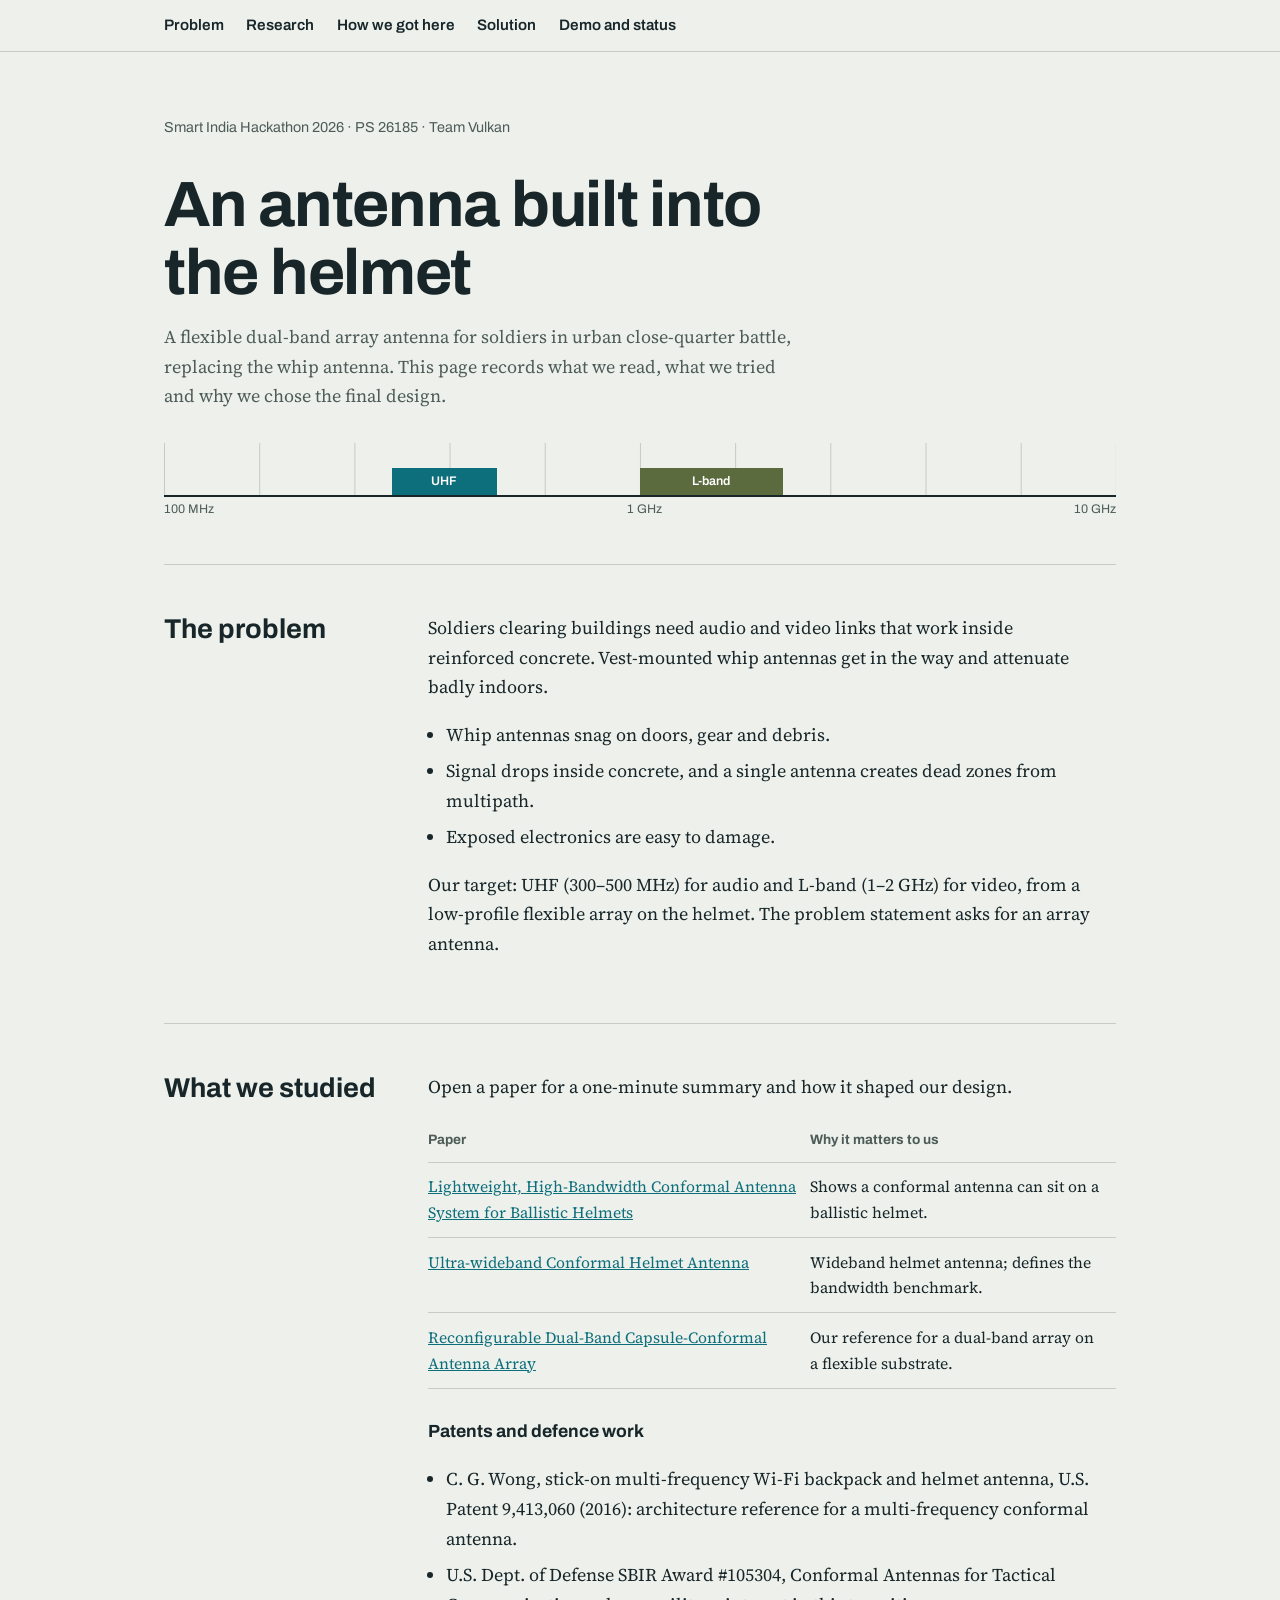
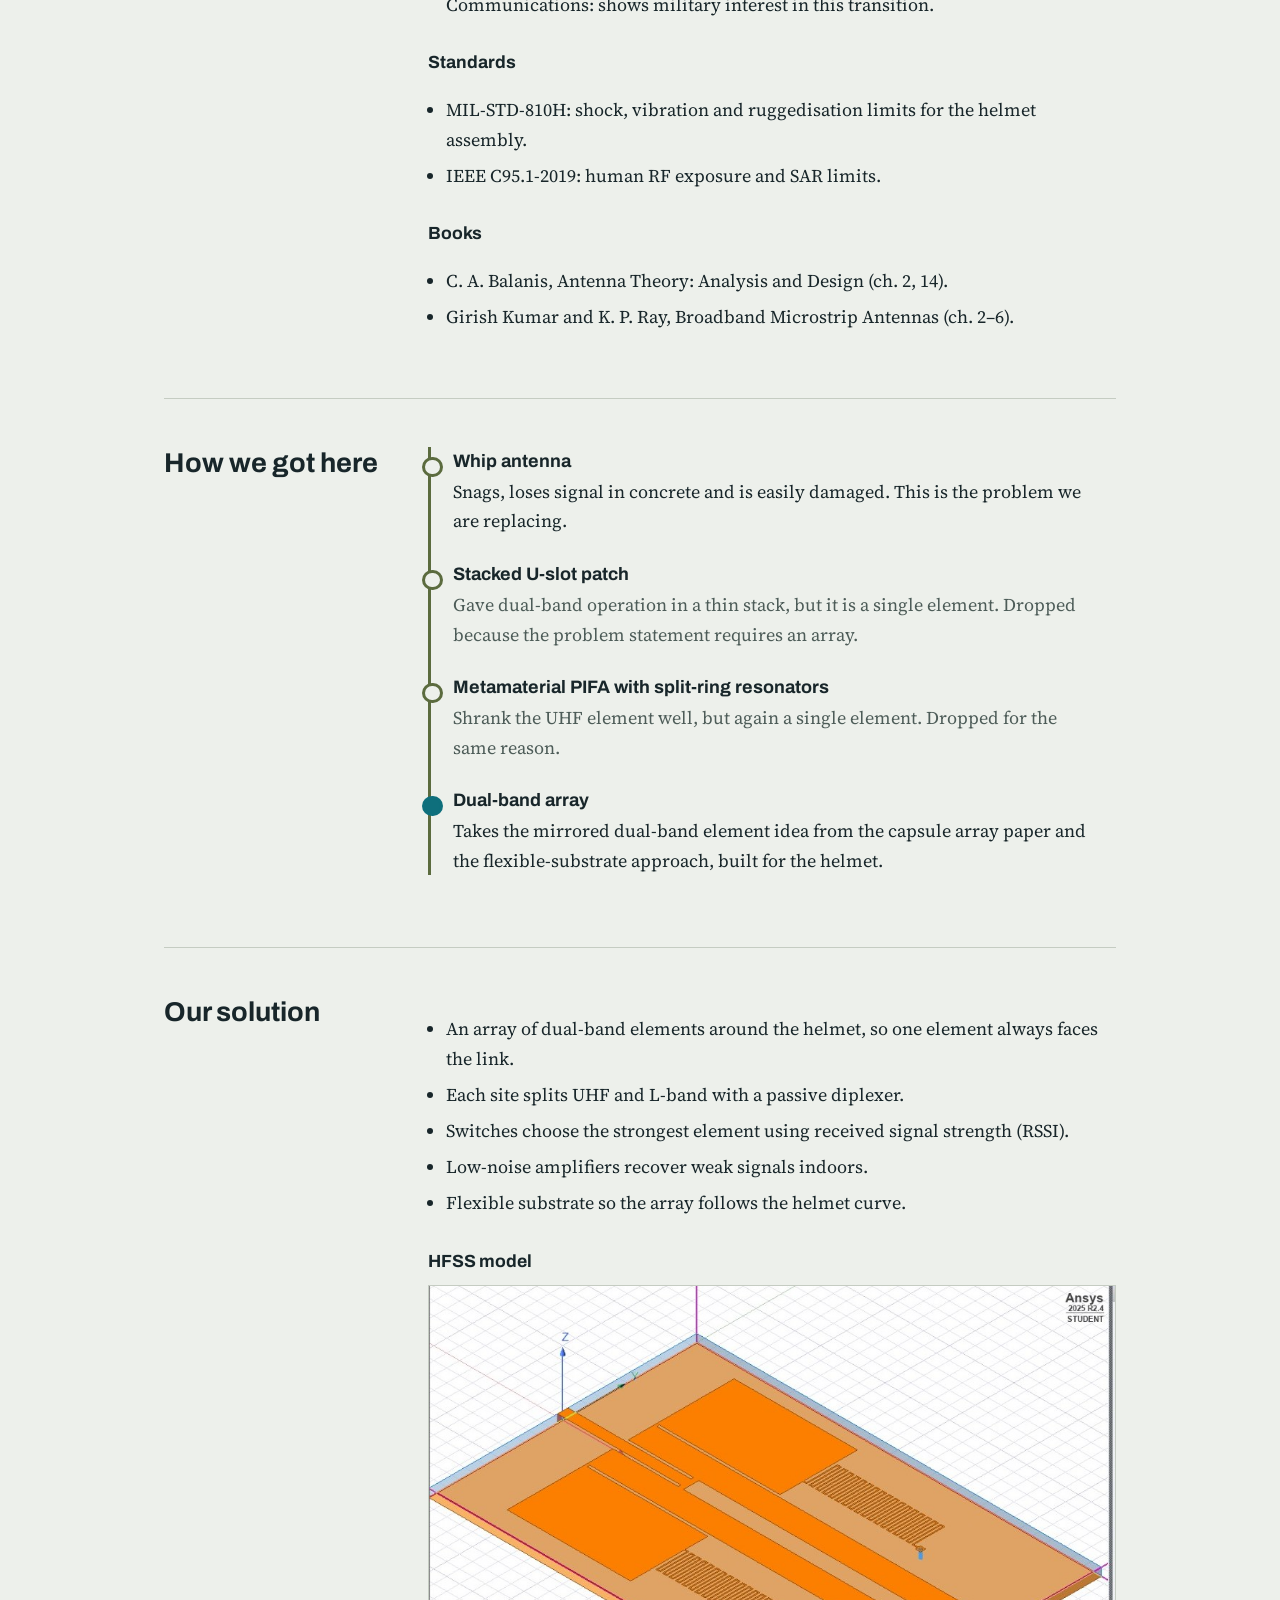
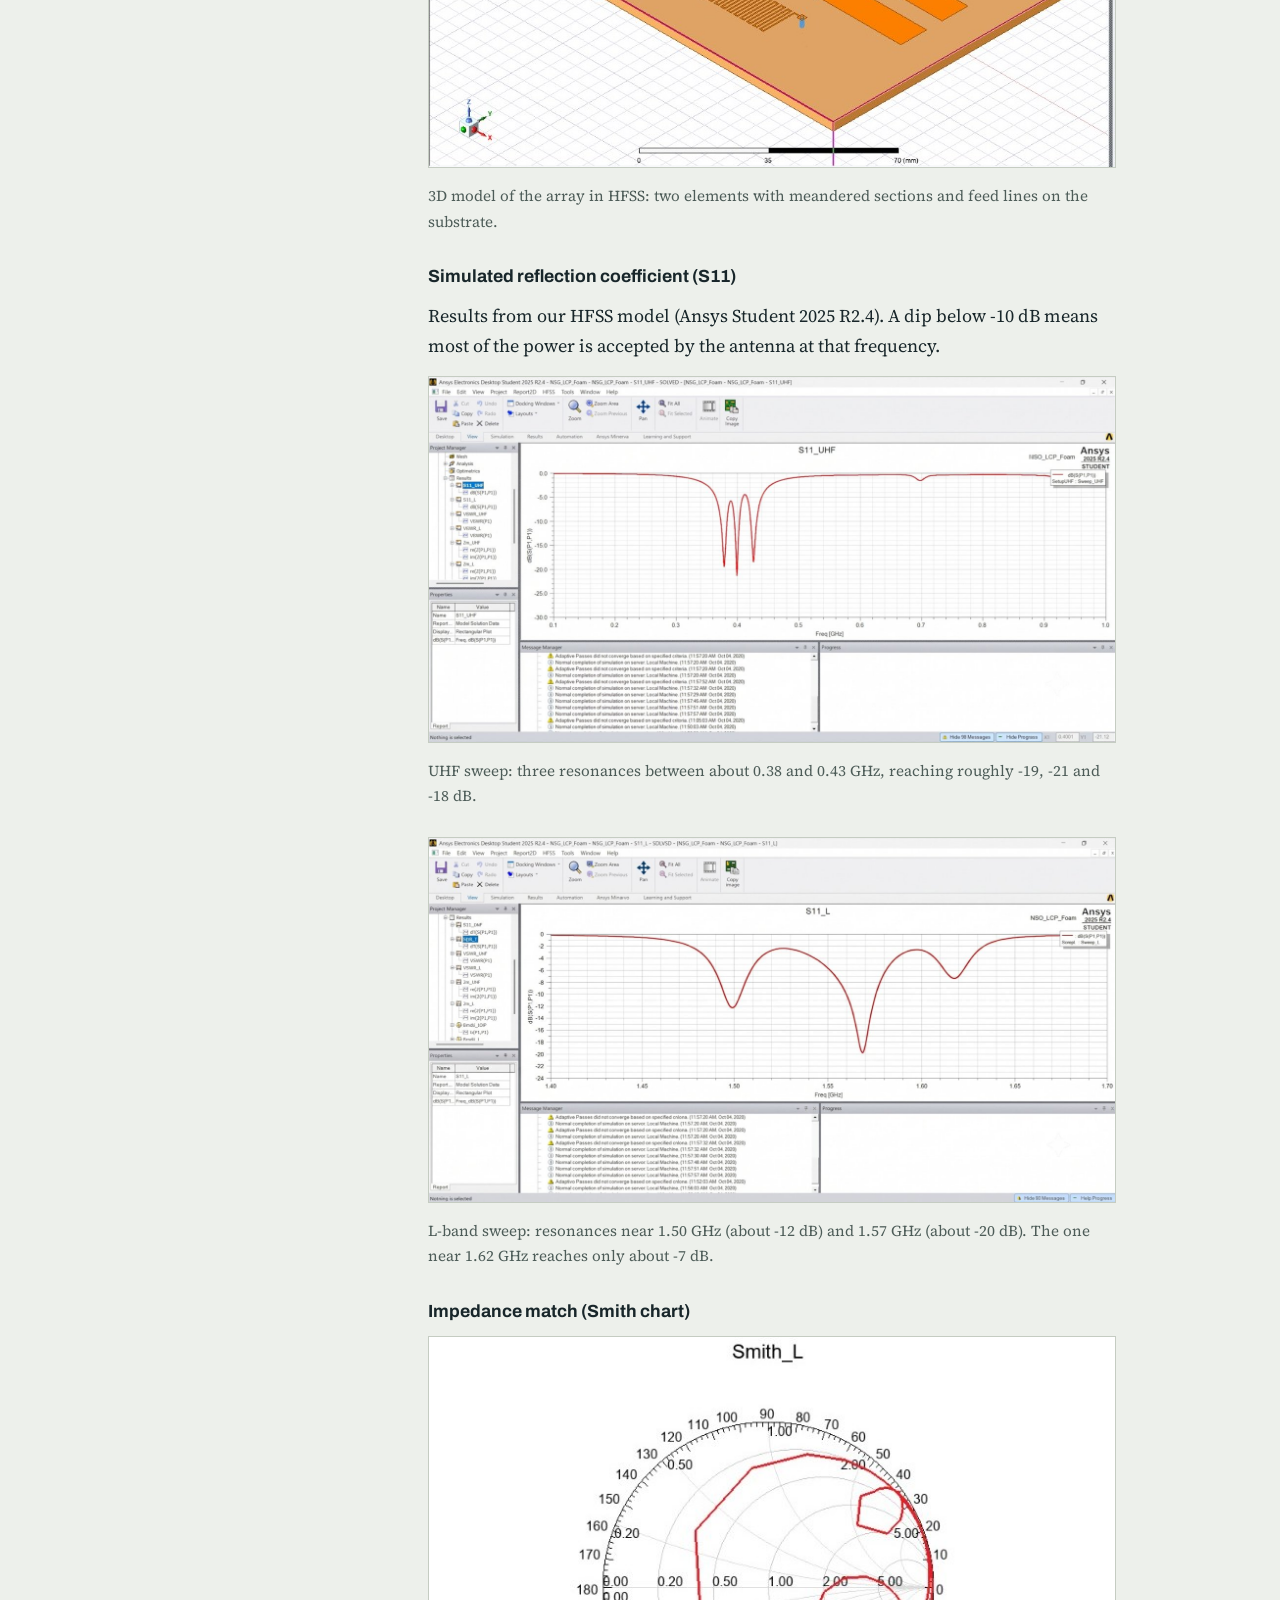
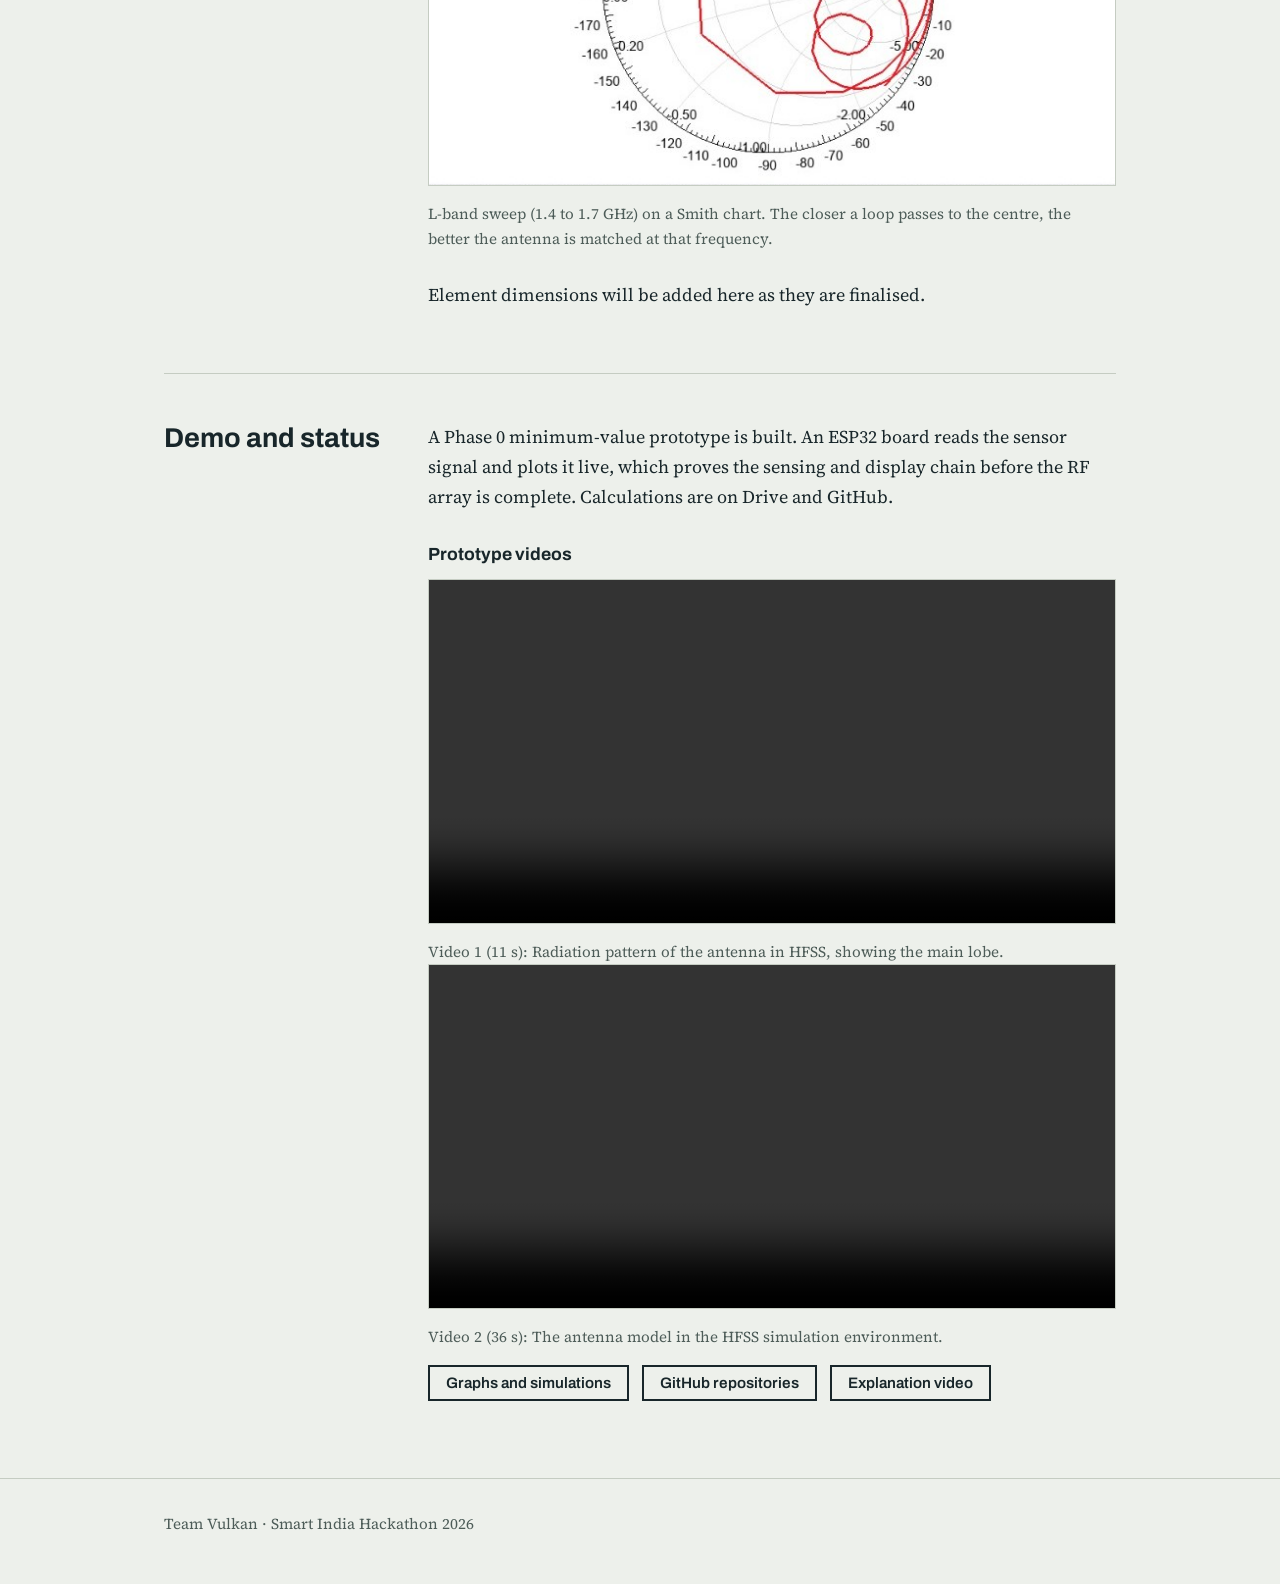
<file: index.html>
<!doctype html><html lang="en"><head><meta charset="utf-8"><meta name="viewport" content="width=device-width,initial-scale=1"><link rel="preconnect" href="https://fonts.googleapis.com"><link rel="preconnect" href="https://fonts.gstatic.com" crossorigin><link href="https://fonts.googleapis.com/css2?family=Archivo:wght@500;600;800&family=Source+Serif+4:wght@400;600&display=swap" rel="stylesheet"><title>Team Vulkan | Helmet antenna research</title><link rel="stylesheet" href="styles.css"></head><body>
<header class="top"><div class="wrap"><nav><ul><li><a href="#problem">Problem</a></li><li><a href="#research">Research</a></li><li><a href="#journey">How we got here</a></li><li><a href="#solution">Solution</a></li><li><a href="#status">Demo and status</a></li></ul></nav></div></header>
<main class="wrap">
<div class="hero"><p class="meta">Smart India Hackathon 2026 · PS 26185 · Team Vulkan</p>
<h1>An antenna built into the helmet</h1>
<p>A flexible dual-band array antenna for soldiers in urban close-quarter battle, replacing the whip antenna. This page records what we read, what we tried and why we chose the final design.</p>
<div class="spec" role="img" aria-label="Frequency bands: UHF 300 to 500 MHz and L-band 1 to 2 GHz on a log scale"><span class="band" style="left:23.9%;width:11.1%">UHF</span><span class="band b2" style="left:50%;width:15%">L-band</span></div>
<div class="axis"><span>100 MHz</span><span>1 GHz</span><span>10 GHz</span></div></div>

<section id="problem"><div class="grid"><h2>The problem</h2><div>
<p>Soldiers clearing buildings need audio and video links that work inside reinforced concrete. Vest-mounted whip antennas get in the way and attenuate badly indoors.</p>
<ul class="plain"><li>Whip antennas snag on doors, gear and debris.</li><li>Signal drops inside concrete, and a single antenna creates dead zones from multipath.</li><li>Exposed electronics are easy to damage.</li></ul>
<p>Our target: UHF (300–500 MHz) for audio and L-band (1–2 GHz) for video, from a low-profile flexible array on the helmet. The problem statement asks for an array antenna.</p></div></div></section>

<section id="research"><div class="grid"><h2>What we studied</h2><div>
<p>Open a paper for a one-minute summary and how it shaped our design.</p>
<table><tr><th>Paper</th><th>Why it matters to us</th></tr>
<tr><td><a href="papers/lightweight-helmet-antenna.html">Lightweight, High-Bandwidth Conformal Antenna System for Ballistic Helmets</a></td><td>Shows a conformal antenna can sit on a ballistic helmet.</td></tr>
<tr><td><a href="papers/ultrawideband-helmet-antenna.html">Ultra-wideband Conformal Helmet Antenna</a></td><td>Wideband helmet antenna; defines the bandwidth benchmark.</td></tr>
<tr><td><a href="papers/capsule-array.html">Reconfigurable Dual-Band Capsule-Conformal Antenna Array</a></td><td>Our reference for a dual-band array on a flexible substrate.</td></tr></table>
<h3>Patents and defence work</h3>
<ul class="plain"><li>C. G. Wong, stick-on multi-frequency Wi-Fi backpack and helmet antenna, U.S. Patent 9,413,060 (2016): architecture reference for a multi-frequency conformal antenna.</li><li>U.S. Dept. of Defense SBIR Award #105304, Conformal Antennas for Tactical Communications: shows military interest in this transition.</li></ul>
<h3>Standards</h3>
<ul class="plain"><li>MIL-STD-810H: shock, vibration and ruggedisation limits for the helmet assembly.</li><li>IEEE C95.1-2019: human RF exposure and SAR limits.</li></ul>
<h3>Books</h3>
<ul class="plain"><li>C. A. Balanis, Antenna Theory: Analysis and Design (ch. 2, 14).</li><li>Girish Kumar and K. P. Ray, Broadband Microstrip Antennas (ch. 2–6).</li></ul></div></div></section>

<section id="journey"><div class="grid"><h2>How we got here</h2><div>
<ol class="steps">
<li><strong>Whip antenna</strong>Snags, loses signal in concrete and is easily damaged. This is the problem we are replacing.</li>
<li><strong>Stacked U-slot patch</strong><span class="dropped">Gave dual-band operation in a thin stack, but it is a single element. Dropped because the problem statement requires an array.</span></li>
<li><strong>Metamaterial PIFA with split-ring resonators</strong><span class="dropped">Shrank the UHF element well, but again a single element. Dropped for the same reason.</span></li>
<li class="final"><strong>Dual-band array</strong>Takes the mirrored dual-band element idea from the capsule array paper and the flexible-substrate approach, built for the helmet.</li></ol></div></div></section>

<section id="solution"><div class="grid"><h2>Our solution</h2><div>
<ul class="plain"><li>An array of dual-band elements around the helmet, so one element always faces the link.</li><li>Each site splits UHF and L-band with a passive diplexer.</li><li>Switches choose the strongest element using received signal strength (RSSI).</li><li>Low-noise amplifiers recover weak signals indoors.</li><li>Flexible substrate so the array follows the helmet curve.</li></ul>
<h3>HFSS model</h3><figure><img src="images/hfss-model.jpg" alt="3D HFSS model of the antenna array on its substrate"><figcaption>3D model of the array in HFSS: two elements with meandered sections and feed lines on the substrate.</figcaption></figure>
<h3>Simulated reflection coefficient (S11)</h3>
<p>Results from our HFSS model (Ansys Student 2025 R2.4). A dip below -10 dB means most of the power is accepted by the antenna at that frequency.</p>
<figure><img src="images/hfss-s11-uhf.jpg" alt="S11 plot for the UHF band, 0.1 to 1 GHz, with three dips between about 0.38 and 0.43 GHz"><figcaption>UHF sweep: three resonances between about 0.38 and 0.43 GHz, reaching roughly -19, -21 and -18 dB.</figcaption></figure>
<figure><img src="images/hfss-s11-l.jpg" alt="S11 plot for the L-band, 1.4 to 1.7 GHz, with dips near 1.50, 1.57 and 1.62 GHz"><figcaption>L-band sweep: resonances near 1.50 GHz (about -12 dB) and 1.57 GHz (about -20 dB). The one near 1.62 GHz reaches only about -7 dB.</figcaption></figure>
<h3>Impedance match (Smith chart)</h3><figure><img src="images/hfss-smith-l.jpg" alt="Smith chart of the L-band sweep"><figcaption>L-band sweep (1.4 to 1.7 GHz) on a Smith chart. The closer a loop passes to the centre, the better the antenna is matched at that frequency.</figcaption></figure>
<p>Element dimensions will be added here as they are finalised.</p></div></div></section>

<section id="status"><div class="grid"><h2>Demo and status</h2><div>
<p>A Phase 0 minimum-value prototype is built. An ESP32 board reads the sensor signal and plots it live, which proves the sensing and display chain before the RF array is complete. Calculations are on Drive and GitHub.</p>
<h3>Prototype videos</h3>
<figure><video controls preload="metadata" style="width:100%;height:auto;border:1px solid #C5CCC2;background:#000"><source src="videos/video-1.mp4" type="video/mp4">Your browser does not support video.</video><figcaption>Video 1 (11 s): Radiation pattern of the antenna in HFSS, showing the main lobe.</figcaption>
<figure><video controls preload="metadata" style="width:100%;height:auto;border:1px solid #C5CCC2;background:#000"><source src="videos/video-2.mp4" type="video/mp4">Your browser does not support video.</video><figcaption>Video 2 (36 s): The antenna model in the HFSS simulation environment.</figcaption>
<div class="links"><a href="#">Graphs and simulations</a><a href="#">GitHub repositories</a><a href="#">Explanation video</a></div></div></div></section>
</main>
<footer><div class="wrap">Team Vulkan · Smart India Hackathon 2026</div></footer></body></html>
</file>
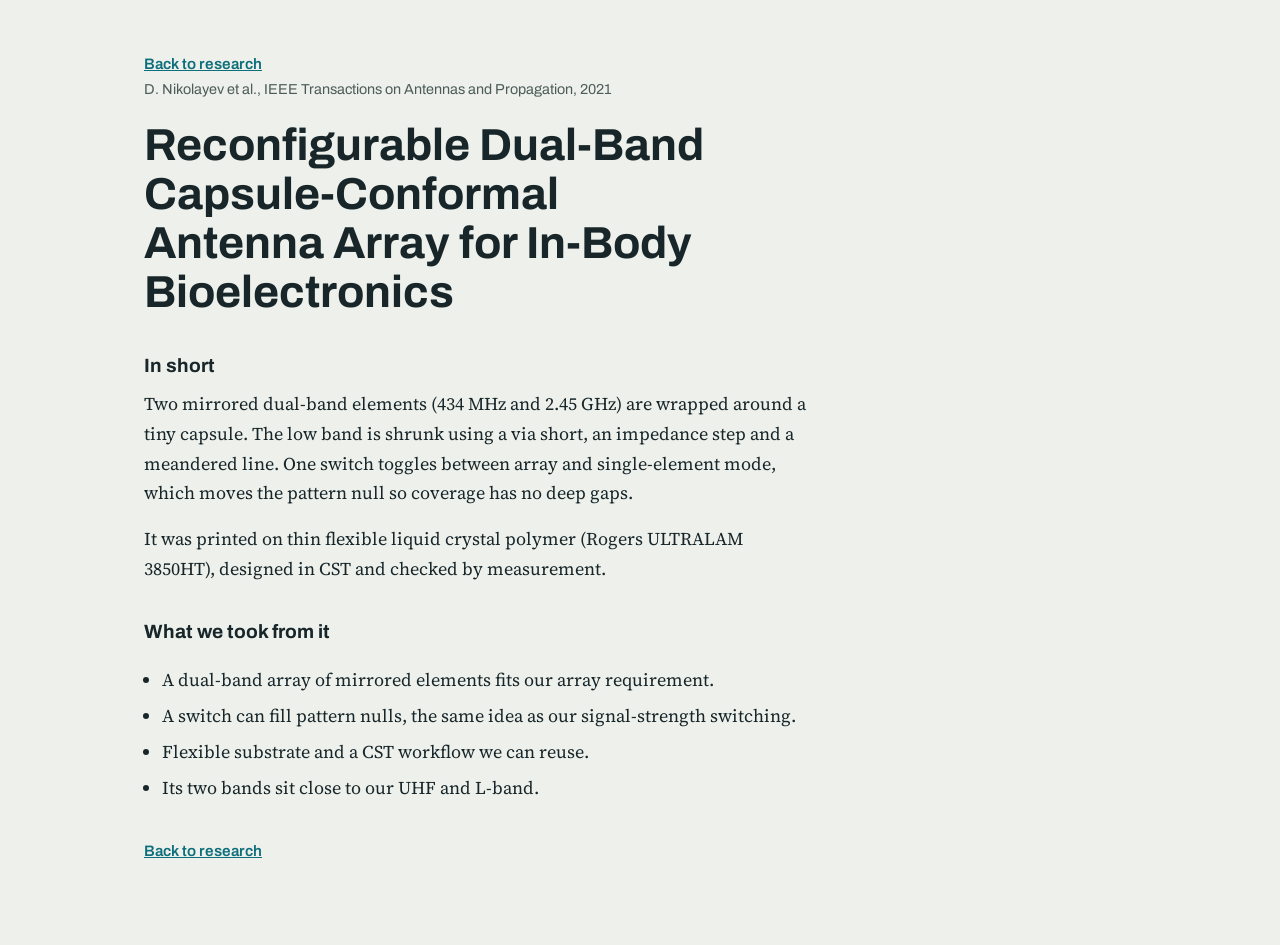
<file: papers/capsule-array.html>
<!doctype html><html lang="en"><head><meta charset="utf-8"><meta name="viewport" content="width=device-width,initial-scale=1"><link rel="preconnect" href="https://fonts.googleapis.com"><link rel="preconnect" href="https://fonts.gstatic.com" crossorigin><link href="https://fonts.googleapis.com/css2?family=Archivo:wght@500;600;800&family=Source+Serif+4:wght@400;600&display=swap" rel="stylesheet"><title>Reconfigurable Dual-Band Capsule-Conformal Antenna Array for In-Body Bioelectronics | Team Vulkan</title><link rel="stylesheet" href="../styles.css"></head><body><main class="wrap paper">
<a class="back" href="../index.html#research">Back to research</a>
<p class="meta">D. Nikolayev et al., IEEE Transactions on Antennas and Propagation, 2021</p><h1>Reconfigurable Dual-Band Capsule-Conformal Antenna Array for In-Body Bioelectronics</h1><h2>In short</h2><p>Two mirrored dual-band elements (434 MHz and 2.45 GHz) are wrapped around a tiny capsule. The low band is shrunk using a via short, an impedance step and a meandered line. One switch toggles between array and single-element mode, which moves the pattern null so coverage has no deep gaps.</p><p>It was printed on thin flexible liquid crystal polymer (Rogers ULTRALAM 3850HT), designed in CST and checked by measurement.</p><h2>What we took from it</h2><ul class="plain"><li>A dual-band array of mirrored elements fits our array requirement.</li><li>A switch can fill pattern nulls, the same idea as our signal-strength switching.</li><li>Flexible substrate and a CST workflow we can reuse.</li><li>Its two bands sit close to our UHF and L-band.</li></ul>
<p style="margin-top:2rem"><a class="back" href="../index.html#research">Back to research</a></p></main></body></html>
</file>
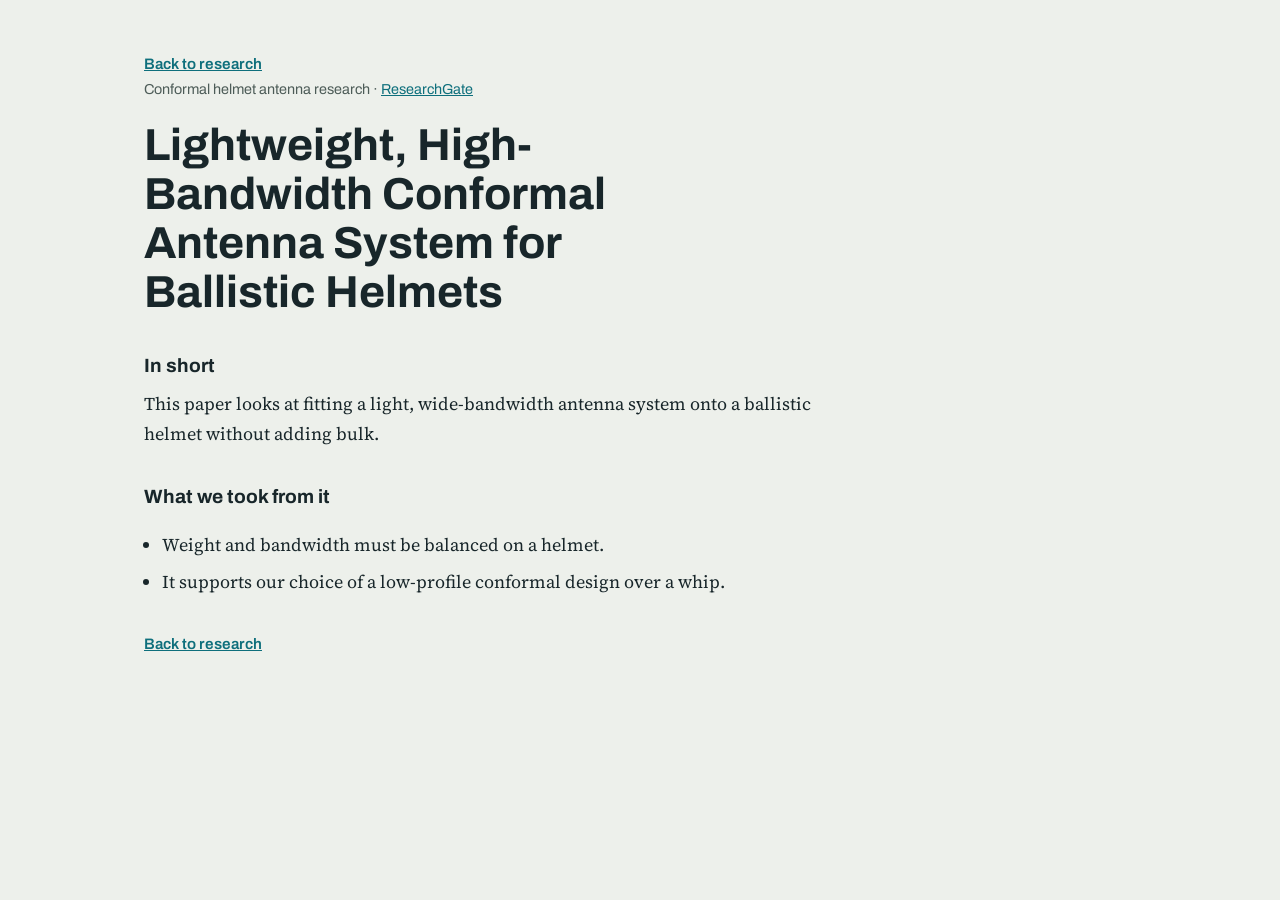
<file: papers/lightweight-helmet-antenna.html>
<!doctype html><html lang="en"><head><meta charset="utf-8"><meta name="viewport" content="width=device-width,initial-scale=1"><link rel="preconnect" href="https://fonts.googleapis.com"><link rel="preconnect" href="https://fonts.gstatic.com" crossorigin><link href="https://fonts.googleapis.com/css2?family=Archivo:wght@500;600;800&family=Source+Serif+4:wght@400;600&display=swap" rel="stylesheet"><title>Lightweight, High-Bandwidth Conformal Antenna System for Ballistic Helmets | Team Vulkan</title><link rel="stylesheet" href="../styles.css"></head><body><main class="wrap paper">
<a class="back" href="../index.html#research">Back to research</a>
<p class="meta">Conformal helmet antenna research · <a href="https://www.researchgate.net/publication/224306343_Lightweight_High-Bandwidth_Conformal_Antenna_System_for_Ballistic_Helmets">ResearchGate</a></p><h1>Lightweight, High-Bandwidth Conformal Antenna System for Ballistic Helmets</h1><!-- TODO: replace with 2-3 lines from the paper abstract -->
<h2>In short</h2><p>This paper looks at fitting a light, wide-bandwidth antenna system onto a ballistic helmet without adding bulk.</p><h2>What we took from it</h2><ul class="plain"><li>Weight and bandwidth must be balanced on a helmet.</li><li>It supports our choice of a low-profile conformal design over a whip.</li></ul>
<p style="margin-top:2rem"><a class="back" href="../index.html#research">Back to research</a></p></main></body></html>
</file>
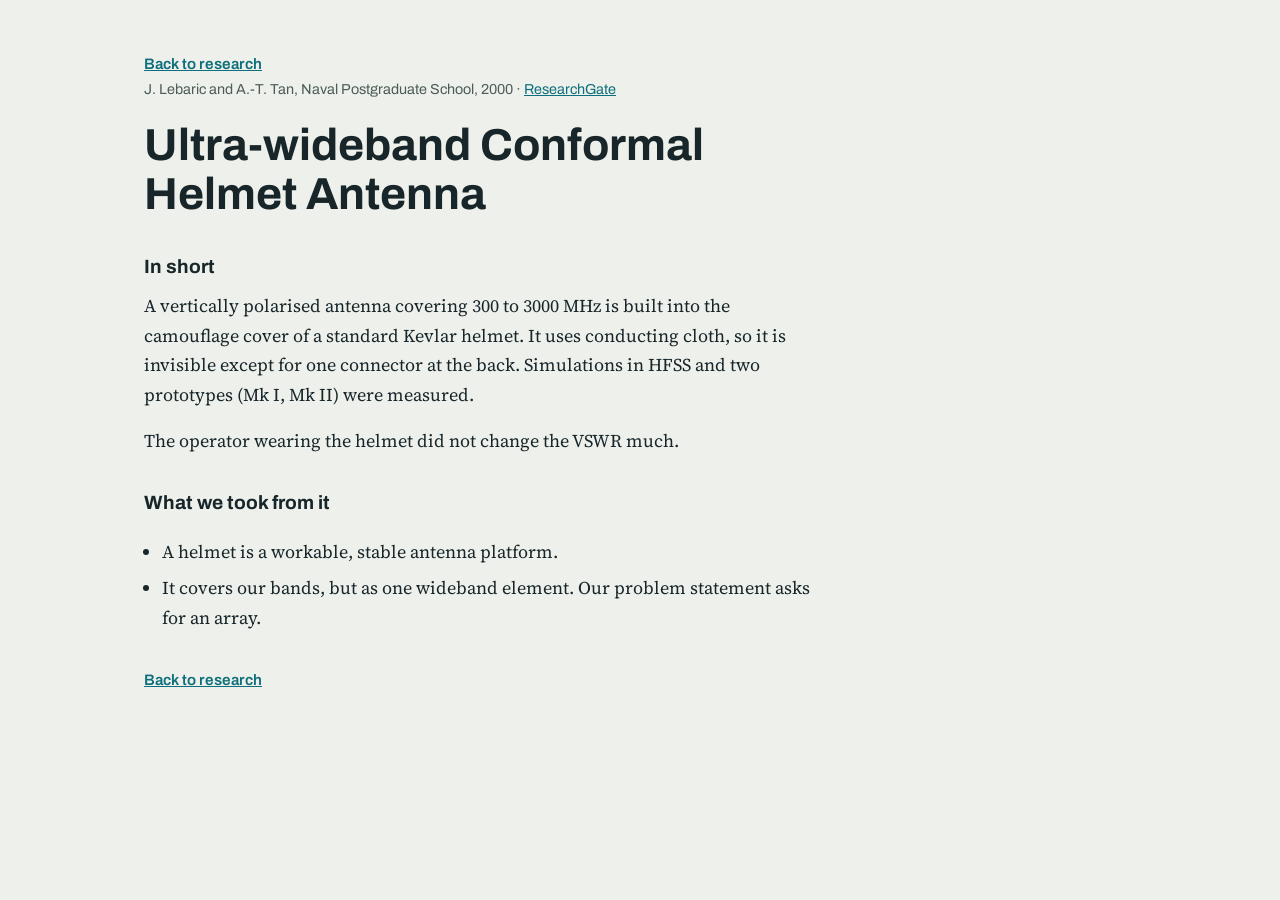
<file: papers/ultrawideband-helmet-antenna.html>
<!doctype html><html lang="en"><head><meta charset="utf-8"><meta name="viewport" content="width=device-width,initial-scale=1"><link rel="preconnect" href="https://fonts.googleapis.com"><link rel="preconnect" href="https://fonts.gstatic.com" crossorigin><link href="https://fonts.googleapis.com/css2?family=Archivo:wght@500;600;800&family=Source+Serif+4:wght@400;600&display=swap" rel="stylesheet"><title>Ultra-wideband Conformal Helmet Antenna | Team Vulkan</title><link rel="stylesheet" href="../styles.css"></head><body><main class="wrap paper">
<a class="back" href="../index.html#research">Back to research</a>
<p class="meta">J. Lebaric and A.-T. Tan, Naval Postgraduate School, 2000 · <a href="https://www.researchgate.net/publication/224070674_Ultra-wideband_conformal_helmet_antenna">ResearchGate</a></p><h1>Ultra-wideband Conformal Helmet Antenna</h1><h2>In short</h2><p>A vertically polarised antenna covering 300 to 3000 MHz is built into the camouflage cover of a standard Kevlar helmet. It uses conducting cloth, so it is invisible except for one connector at the back. Simulations in HFSS and two prototypes (Mk I, Mk II) were measured.</p><p>The operator wearing the helmet did not change the VSWR much.</p><h2>What we took from it</h2><ul class="plain"><li>A helmet is a workable, stable antenna platform.</li><li>It covers our bands, but as one wideband element. Our problem statement asks for an array.</li></ul>
<p style="margin-top:2rem"><a class="back" href="../index.html#research">Back to research</a></p></main></body></html>
</file>
<file: styles.css>
:root{--bg:#EDF0EB;--ink:#18262A;--mute:#4D5C58;--olive:#5B6B3E;--teal:#0E6F7C;--line:#C5CCC2;--card:#F7F8F5}
*{box-sizing:border-box}
body{margin:0;background:var(--bg);color:var(--ink);font:18px/1.65 "Source Serif 4",Georgia,serif}
h1,h2,h3,nav,th,.meta{font-family:Archivo,"Helvetica Neue",Arial,sans-serif}
a{color:var(--teal)}a:focus-visible{outline:3px solid var(--teal);outline-offset:2px}
.wrap{max-width:62rem;margin:0 auto;padding:0 1.25rem}
.top{border-bottom:1px solid var(--line);position:sticky;top:0;background:var(--bg);z-index:5}
nav ul{display:flex;gap:1.4rem;list-style:none;margin:0;padding:.8rem 0;flex-wrap:wrap;font-size:.95rem}
nav a{color:var(--ink);text-decoration:none;font-weight:600}nav a:hover{color:var(--teal)}
.hero{padding:4rem 0 3rem}
.hero h1{font-size:clamp(2.2rem,6vw,4rem);line-height:1.05;margin:0 0 1rem;max-width:16ch;letter-spacing:-.02em}
.hero p{max-width:40rem;color:var(--mute);margin:0 0 2rem}
.meta{font-size:.9rem;color:var(--mute);margin:0 0 1.2rem}
.spec{position:relative;height:3.4rem;border-bottom:2px solid var(--ink);background:linear-gradient(90deg,var(--line) 1px,transparent 1px) 0 0/10% 100%}
.band{position:absolute;bottom:0;height:1.7rem;background:var(--teal);color:#fff;font:600 .78rem/1.7rem Archivo,sans-serif;text-align:center;white-space:nowrap;overflow:hidden}
.band.b2{background:var(--olive)}
.axis{display:flex;justify-content:space-between;font:.78rem Archivo,sans-serif;color:var(--mute);margin-top:.3rem}
section{border-top:1px solid var(--line);padding:3rem 0}
section h2{font-size:1.7rem;margin:0 0 1.2rem;line-height:1.2}
@media(min-width:52rem){section .grid{display:grid;grid-template-columns:14rem 1fr;gap:2.5rem}section h2{position:sticky;top:4rem;align-self:start}}
p{margin:0 0 1rem;max-width:42rem}
ul.plain{padding-left:1.1rem;max-width:42rem}ul.plain li{margin-bottom:.4rem}
table{border-collapse:collapse;width:100%;font-size:.98rem;margin:0 0 1.5rem}
th,td{text-align:left;padding:.7rem .8rem .7rem 0;border-bottom:1px solid var(--line);vertical-align:top}
th{font-size:.85rem;color:var(--mute)}
h3{font-size:1.1rem;margin:1.8rem 0 .6rem}
ol.steps{list-style:none;margin:0;padding:0 0 0 1.4rem;border-left:3px solid var(--olive);max-width:42rem}
ol.steps li{margin:0 0 1.5rem;position:relative}
ol.steps li::before{content:"";position:absolute;left:-1.95rem;top:.6rem;width:.9rem;height:.9rem;background:var(--bg);border:3px solid var(--olive);border-radius:50%}
ol.steps li.final::before{background:var(--teal);border-color:var(--teal)}
ol.steps strong{font-family:Archivo,sans-serif;display:block}
.dropped{color:var(--mute)}
.links{display:flex;flex-wrap:wrap;gap:.8rem;margin-top:1rem}
.links a{border:2px solid var(--ink);padding:.5rem 1rem;color:var(--ink);text-decoration:none;font:600 .95rem Archivo,sans-serif}
.links a:hover{background:var(--ink);color:var(--bg)}
footer{border-top:1px solid var(--line);padding:2rem 0 3rem;color:var(--mute);font-size:.95rem}
.paper{padding:3rem 0 4rem}.paper h1{font-size:clamp(1.8rem,4.5vw,2.8rem);line-height:1.1;margin:.5rem 0 .6rem;max-width:22ch}
.paper h2{font-size:1.2rem;margin:2rem 0 .5rem}
.back{font:600 .95rem Archivo,sans-serif}
@media(prefers-reduced-motion:reduce){*{scroll-behavior:auto!important}}
figure{margin:0 0 1.8rem;max-width:44rem}
figure img{width:100%;height:auto;border:1px solid var(--line);background:#fff}
figcaption{font-size:.95rem;color:var(--mute);margin-top:.4rem}
</file>
